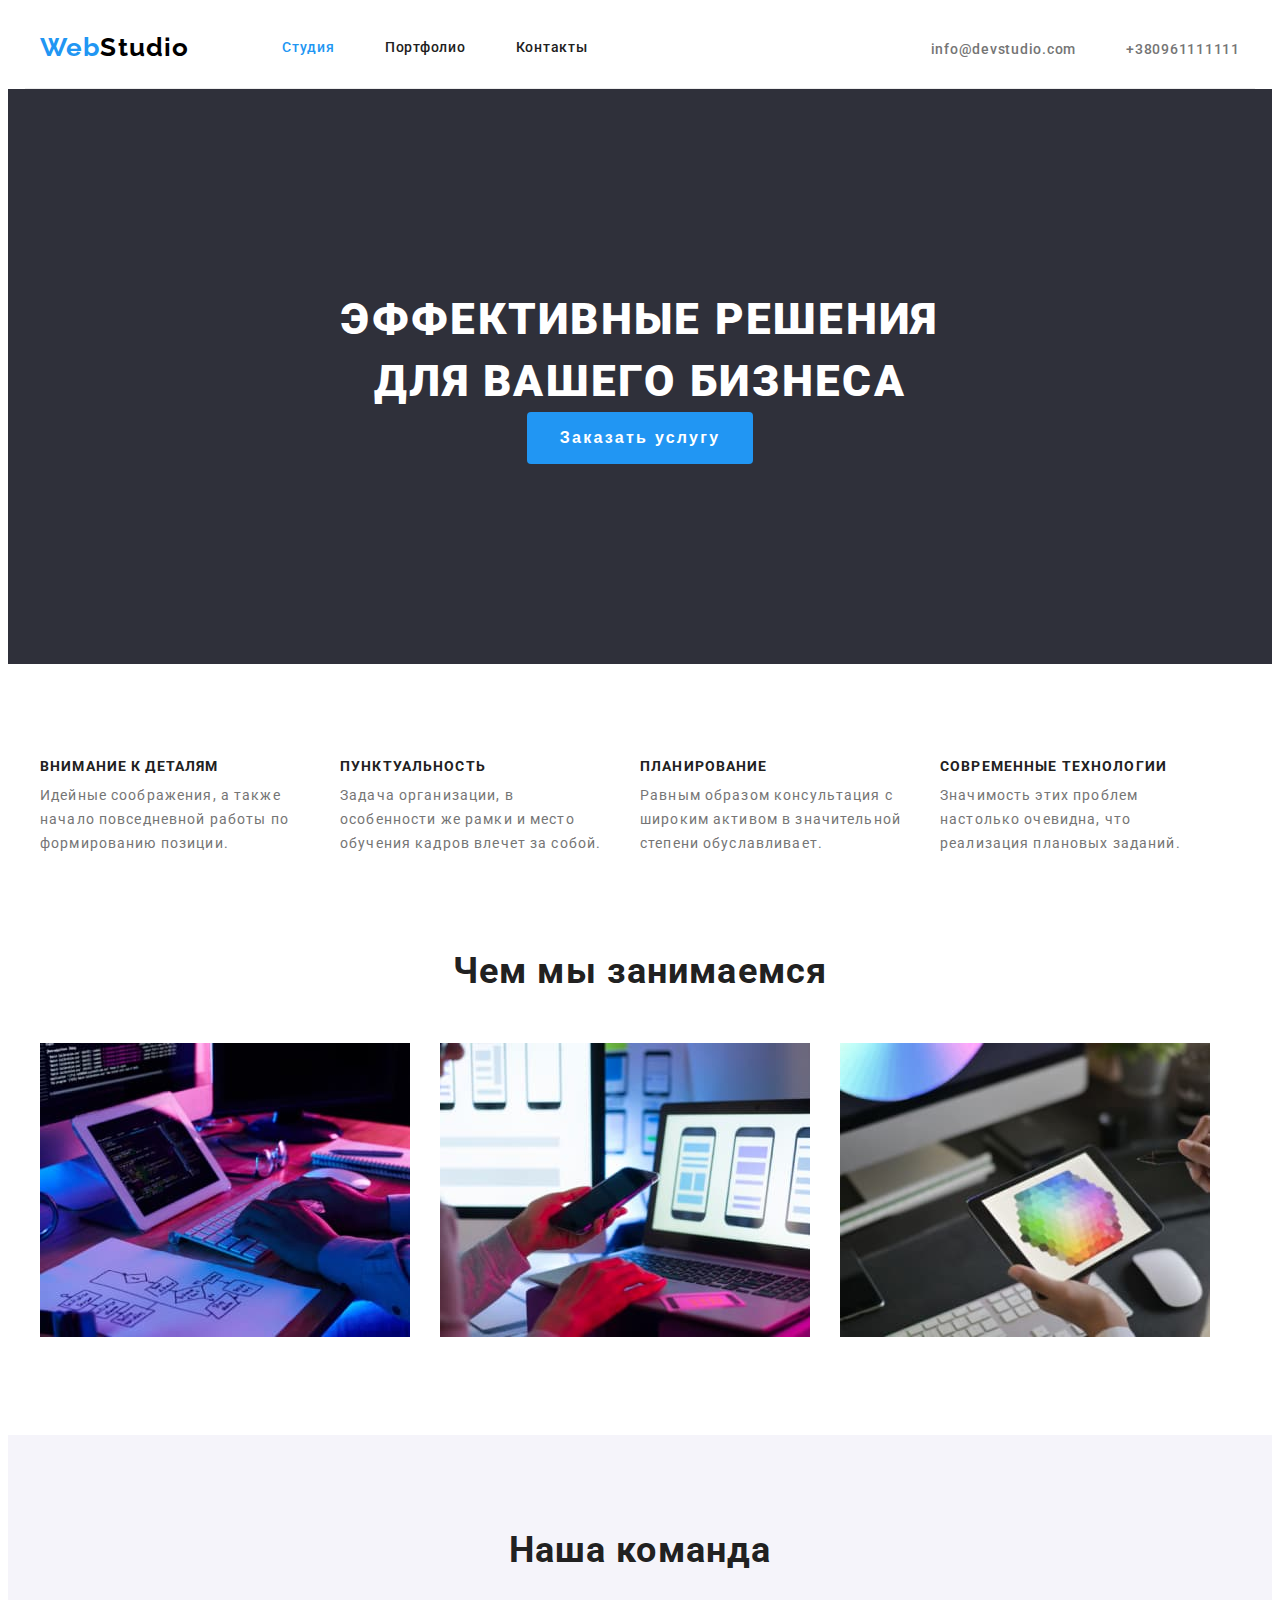
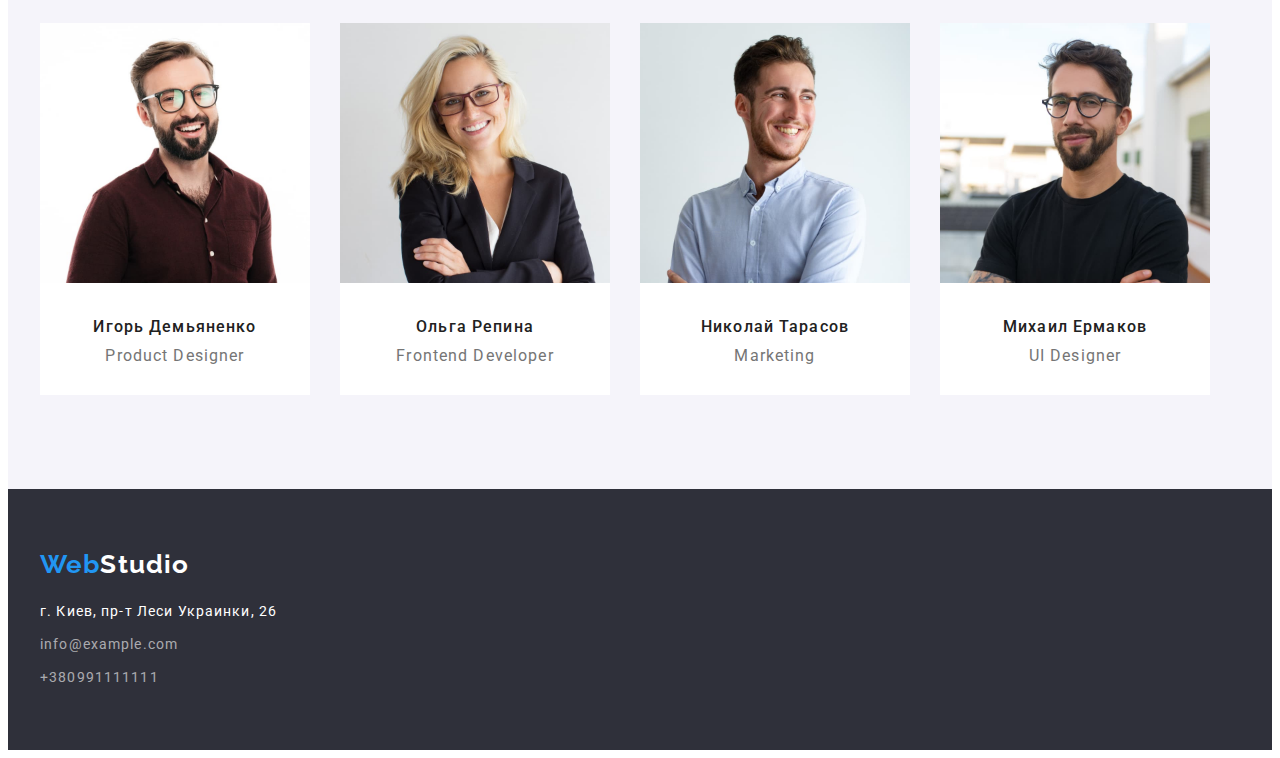
<file: index.html>
<!DOCTYPE html>
<html lang="ru">
  <head>
    <meta charset="UTF-8" />
    <meta http-equiv="X-UA-Compatible" content="IE=edge" />
    <meta name="viewport" content="width=device-width, initial-scale=1.0" />
    <title>Studio</title>
    <link rel="preconnect" href="https://fonts.googleapis.com" />
    <link rel="preconnect" href="https://fonts.gstatic.com" crossorigin />
    <link
      href="https://fonts.googleapis.com/css2?family=Raleway:wght@700&family=Roboto:wght@400;500;700;900&display=swap"
      rel="stylesheet"
    />

    <link
      rel="stylesheet"
      href="https://cdnjs.cloudflare.com/ajax/libs/modern-normalize/1.1.0/modern-normalize.min.css"
      integrity="sha512-wpPYUAdjBVSE4KJnH1VR1HeZfpl1ub8YT/NKx4PuQ5NmX2tKuGu6U/JRp5y+Y8XG2tV+wKQpNHVUX03MfMFn9Q=="
      crossorigin="anonymous"
      referrerpolicy="no-referrer"
    />
    <link rel="stylesheet" href="./CSS/styles.css" />
  </head>
  <body>
    <header class="header">
      <div class="container nav">
        <nav class="header-nav">
          <a href="./index.html" class="logo"> <span class="logo-web">Web</span>Studio </a>
          <ul class="site-nav list">
            <li class="nav-item"><a href="./index.html" class="link current">Студия</a></li>
            <li class="nav-item"><a href="./portfolio.html" class="link">Портфолио</a></li>
            <li class="nav-item"><a href="" class="link">Контакты</a></li>
          </ul>
        </nav>
        <ul class="site-contacts list">
          <li class="site-contacts-item">
            <a href="mailto:info@devstudio.com" class="contacts">info@devstudio.com</a>
          </li>
          <li class="site-contacts-item">
            <a href="tel:+380961111111" class="contacts">+380961111111</a>
          </li>
        </ul>
      </div>
    </header>
    <main>
      <!--Main section-->
      <section class="main-section">
        <h1 class="main-title">Эффективные решения для вашего бизнеса</h1>
        <button type="button" class="button">Заказать услугу</button>
      </section>
      <!--Features-->
      <section class="features section">
        <div class="container">
          <ul class="features-list list">
            <li class="features-list-item">
              <h3 class="title">Внимание к деталям</h3>
              <p class="text">
                Идейные соображения, а также начало повседневной работы по формированию позиции.
              </p>
            </li>
            <li class="features-list-item">
              <h3 class="title">Пунктуальность</h3>
              <p class="text">
                Задача организации, в особенности же рамки и место обучения кадров влечет за собой.
              </p>
            </li>
            <li class="features-list-item">
              <h3 class="title">Планирование</h3>
              <p class="text">
                Равным образом консультация с широким активом в значительной степени обуславливает.
              </p>
            </li>
            <li class="features-list-item">
              <h3 class="title">Современные технологии</h3>
              <p class="text">
                Значимость этих проблем настолько очевидна, что реализация плановых заданий.
              </p>
            </li>
          </ul>
        </div>
      </section>
      <!--Our works-->
      <section class="works section">
        <div class="container">
          <h2 class="section-title">Чем мы занимаемся</h2>
          <ul class="works-section list">
            <li class="works-img">
              <img src="./images/box-1.jpg" alt="keyboard" width="370" />
            </li>
            <li class="works-img"><img src="./images/box-2.jpg" alt="phone" width="370" /></li>
            <li class="works-img"><img src="./images/box-3.jpg" alt="tablet" width="370" /></li>
          </ul>
        </div>
      </section>
      <!--Our team-->
      <section class="team section">
        <div class="container">
          <h2 class="section-title">Наша команда</h2>
          <ul class="team-section list">
            <li class="team-items">
              <img src="./images/img-1.jpg" alt="product designer" width="270" />
              <div class="team-items-descr">
                <h3 class="title">Игорь Демьяненко</h3>
                <p class="text">Product Designer</p>
              </div>
            </li>
            <li class="team-items">
              <img src="./images/img-2.jpg" alt="frontend developer" width="270" />
              <div class="team-items-descr">
                <h3 class="title">Ольга Репина</h3>
                <p class="text">Frontend Developer</p>
              </div>
            </li>
            <li class="team-items">
              <img src="./images/img-3.jpg" alt="marketing" width="270" />
              <div class="team-items-descr">
                <h3 class="title">Николай Тарасов</h3>
                <p class="text">Marketing</p>
              </div>
            </li>
            <li class="team-items">
              <img src="./images/img-4.jpg" alt="ui designer" width="270" />
              <div class="team-items-descr">
                <h3 class="title">Михаил Ермаков</h3>
                <p class="text">UI Designer</p>
              </div>
            </li>
          </ul>
        </div>
      </section>
    </main>
    <!--Footer-->
    <footer class="footer">
      <div class="container">
        <div class="footer-cont">
          <a href="./index.html" class="logo-footer"> <span class="logo-web">Web</span>Studio </a>
          <address class="address">г. Киев, пр-т Леси Украинки, 26</address>
          <a href="mailto:info@example.com" class="footer-contacts">info@example.com</a>
          <br /><a href="tel:+380991111111" class="footer-contacts">+380991111111</a>
        </div>
      </div>
    </footer>
  </body>
</html>
</file>
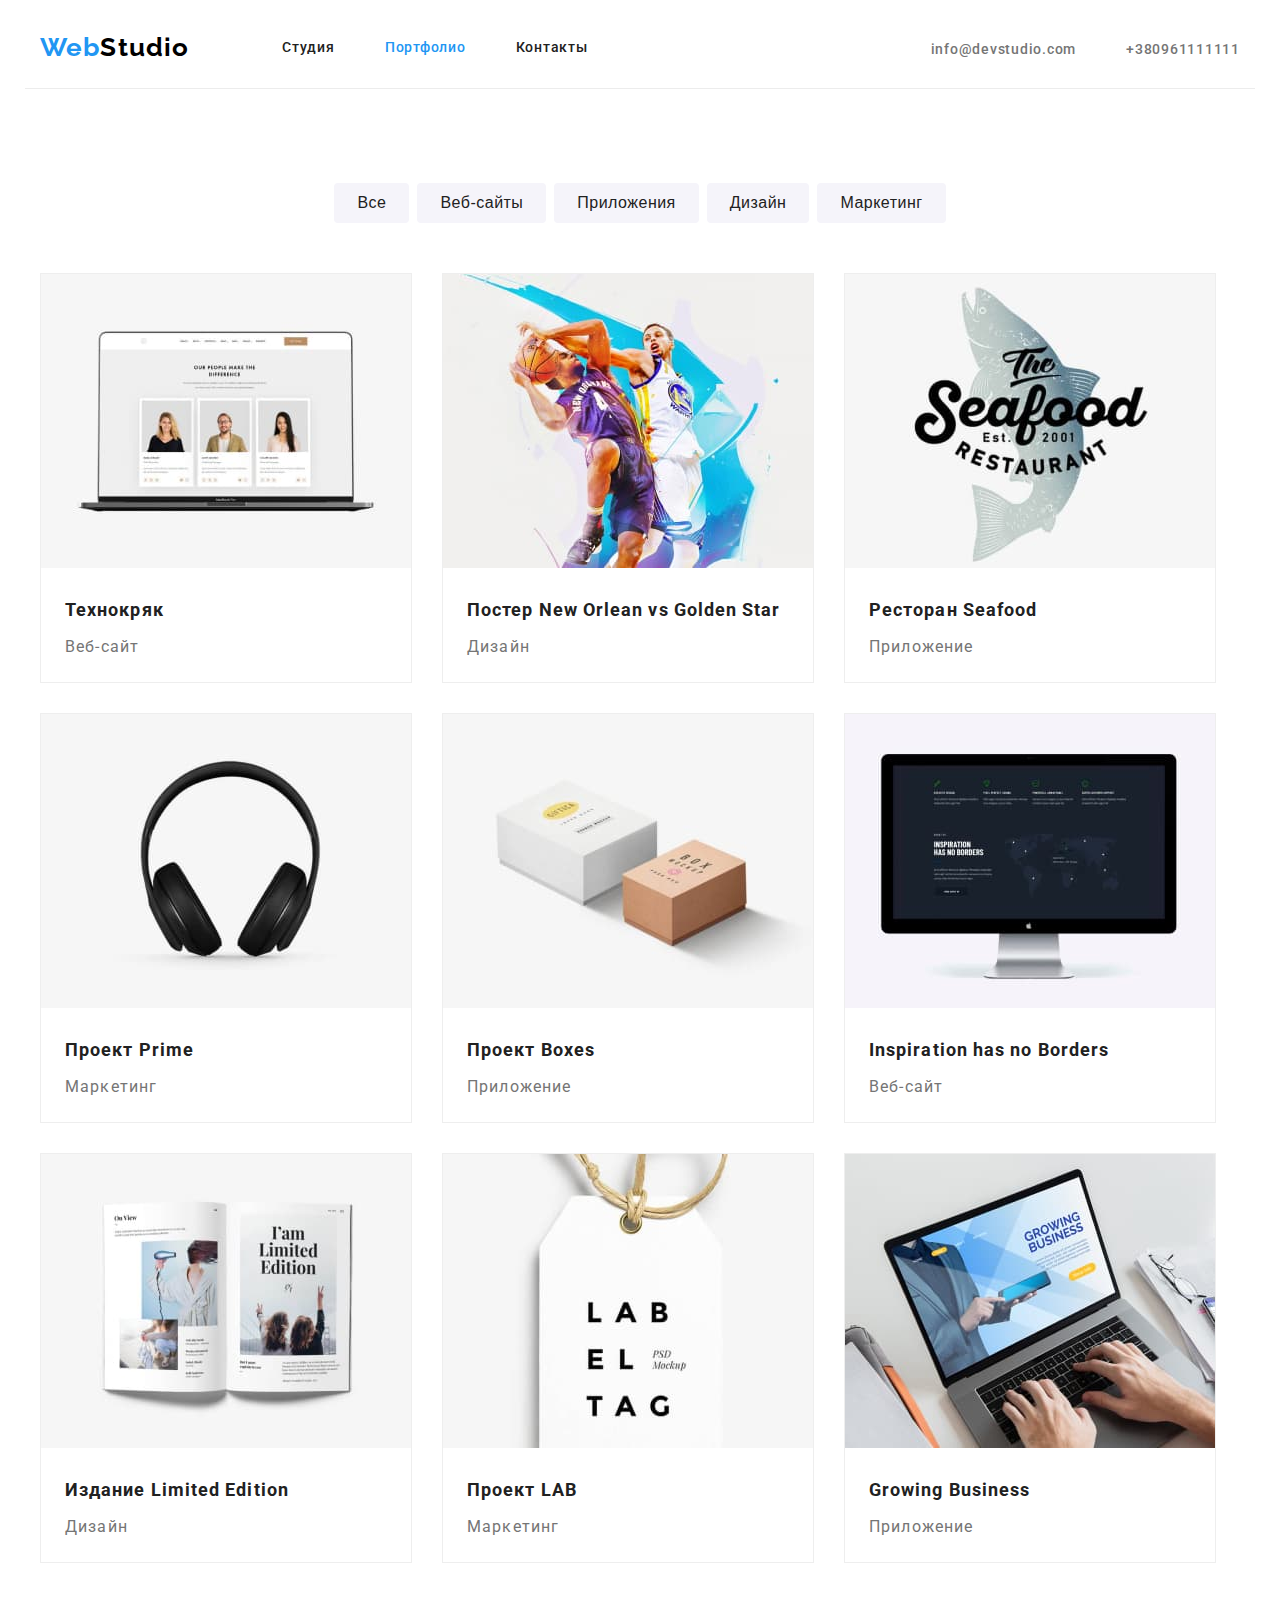
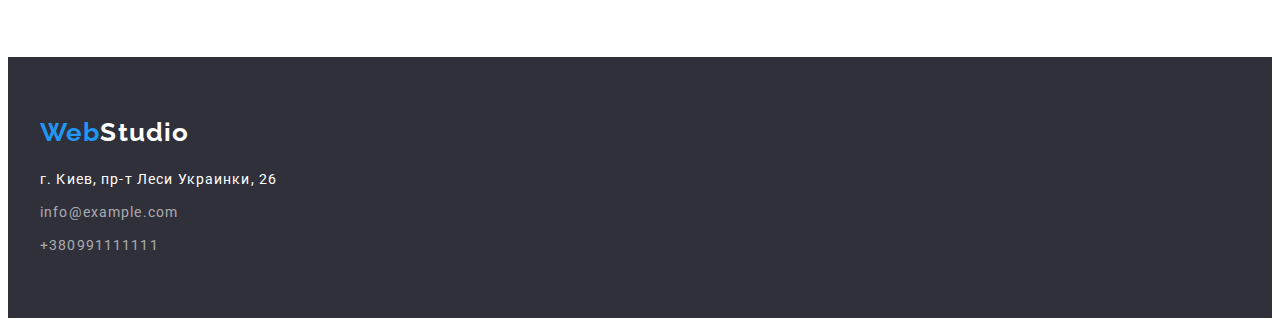
<file: portfolio.html>
<!DOCTYPE html>
<html lang="ru">
  <head>
    <meta charset="UTF-8" />
    <meta http-equiv="X-UA-Compatible" content="IE=edge" />
    <meta name="viewport" content="width=device-width, initial-scale=1.0" />
    <title>Portfolio</title>
    <link rel="preconnect" href="https://fonts.googleapis.com" />
    <link rel="preconnect" href="https://fonts.gstatic.com" crossorigin />
    <link
      href="https://fonts.googleapis.com/css2?family=Raleway:wght@700&family=Roboto:wght@400;500;700;900&display=swap"
      rel="stylesheet"
    />
    <link
      rel="stylesheet"
      href="https://cdnjs.cloudflare.com/ajax/libs/modern-normalize/1.1.0/modern-normalize.min.css"
      integrity="sha512-wpPYUAdjBVSE4KJnH1VR1HeZfpl1ub8YT/NKx4PuQ5NmX2tKuGu6U/JRp5y+Y8XG2tV+wKQpNHVUX03MfMFn9Q=="
      crossorigin="anonymous"
      referrerpolicy="no-referrer"
    />
    <link rel="stylesheet" href="./CSS/styles.css" />
  </head>
  <body>
    <!--Header-->
    <header class="header">
      <div class="container nav">
        <nav class="header-nav">
          <a href="./index.html" class="logo"> <span class="logo-web">Web</span>Studio </a>
          <ul class="site-nav list">
            <li class="nav-item"><a href="./index.html" class="link">Студия</a></li>
            <li class="nav-item"><a href="./portfolio.html" class="link current">Портфолио</a></li>
            <li class="nav-item"><a href="" class="link">Контакты</a></li>
          </ul>
        </nav>
        <ul class="site-contacts list">
          <li class="site-contacts-item">
            <a href="mailto:info@devstudio.com" class="contacts">info@devstudio.com</a>
          </li>
          <li class="site-contacts-item">
            <a href="tel:+380961111111" class="contacts">+380961111111</a>
          </li>
        </ul>
      </div>
    </header>
    <!--Filter section buttons-->
    <section class="portfolio-section section">
      <div class="container">
        <ul class="portfolio-filter-btn list">
          <li class="port-btn-item"><button type="button" class="button-portfolio">Все</button></li>
          <li class="port-btn-item">
            <button type="button" class="button-portfolio">Веб-сайты</button>
          </li>
          <li class="port-btn-item">
            <button type="button" class="button-portfolio">Приложения</button>
          </li>
          <li class="port-btn-item">
            <button type="button" class="button-portfolio">Дизайн</button>
          </li>
          <li class="port-btn-item">
            <button type="button" class="button-portfolio">Маркетинг</button>
          </li>
        </ul>

        <!--Main section-->

        <ul class="portfolio-main-section list">
          <li class="portfolio-img">
            <img src="./images/portfolio/portfolio-1.jpg" alt="" width="370" />
            <div class="port-img-descr">
              <h3 class="title">Технокряк</h3>
              <p class="text">Веб-сайт</p>
            </div>
          </li>
          <li class="portfolio-img">
            <img src="./images/portfolio/portfolio-2.jpg" alt="" width="370" />
            <div class="port-img-descr">
              <h3 class="title">Постер New Orlean vs Golden Star</h3>
              <p class="text">Дизайн</p>
            </div>
          </li>
          <li class="portfolio-img">
            <img src="./images/portfolio/portfolio-3.jpg" alt="" width="370" />
            <div class="port-img-descr">
              <h3 class="title">Ресторан Seafood</h3>
              <p class="text">Приложение</p>
            </div>
          </li>
          <li class="portfolio-img">
            <img src="./images/portfolio/portfolio-4.jpg" alt="" width="370" />
            <div class="port-img-descr">
              <h3 class="title">Проект Prime</h3>
              <p class="text">Маркетинг</p>
            </div>
          </li>
          <li class="portfolio-img">
            <img src="./images/portfolio/portfolio-5.jpg" alt="" width="370" />
            <div class="port-img-descr">
              <h3 class="title">Проект Boxes</h3>
              <p class="text">Приложение</p>
            </div>
          </li>
          <li class="portfolio-img">
            <img src="./images/portfolio/portfolio-6.jpg" alt="" width="370" />
            <div class="port-img-descr">
              <h3 class="title">Inspiration has no Borders</h3>
              <p class="text">Веб-сайт</p>
            </div>
          </li>
          <li class="portfolio-img">
            <img src="./images/portfolio/portfolio-7.jpg" alt="" width="370" />
            <div class="port-img-descr">
              <h3 class="title">Издание Limited Edition</h3>
              <p class="text">Дизайн</p>
            </div>
          </li>
          <li class="portfolio-img">
            <img src="./images/portfolio/portfolio-8.jpg" alt="" width="370" />
            <div class="port-img-descr">
              <h3 class="title">Проект LAB</h3>
              <p class="text">Маркетинг</p>
            </div>
          </li>
          <li class="portfolio-img">
            <img src="./images/portfolio/portfolio-9.jpg" alt="" width="370" />
            <div class="port-img-descr">
              <h3 class="title">Growing Business</h3>
              <p class="text">Приложение</p>
            </div>
          </li>
        </ul>
      </div>
    </section>
    <!--Footer-->
    <footer class="footer">
      <div class="container">
        <div class="footer-cont">
          <a href="./index.html" class="logo-footer"> <span class="logo-web">Web</span>Studio </a>
          <address class="address">г. Киев, пр-т Леси Украинки, 26</address>
          <a href="mailto:info@example.com" class="footer-contacts">info@example.com</a>
          <br /><a href="tel:+380991111111" class="footer-contacts">+380991111111</a>
        </div>
      </div>
    </footer>
  </body>
</html>
</file>
<file: CSS/styles.css>
/* Main background color #FFFFFF */

/* Footer color #000000 */

/* Main text color #212121 */

/* Secondary text color #757575 */

/* Logo specific color #2196F3 */

:root {
  --main-text-color: #212121;
  --secondary-text-color: #757575;
  --logo-specific-color: #2196f3;
  --background-color: #ffffff;
  --footer-color: #2f303a;
  --footer-text: rgba(255, 255, 255, 0.6);
  --logo-black: #000000;
  --our-team-bg: #f5f4fa;
  --border-nav-col: #ececec;
  --border-img-portf: #eeeeee;
}
body {
  background-color: var(--background-color);
  font-family: Roboto, sans-serif;
  letter-spacing: 0.03cm;
  color: var(--main-text-color);
}
/* .section,
.section.team {
  background-color: #242424;
} */
.section {
  padding: 94px 0;
}

.list {
  list-style: none;
  padding: 0;
  margin: 0;
}
/* Container */
.container {
  width: 1200px;
  margin-left: auto;
  margin-right: auto;
  padding-left: 15px;
  padding-right: 15px;
}

/* Logo */

.logo {
  font-family: raleway;
  color: var(--logo-black);
  font-weight: 700;
  font-size: 26px;
  line-height: 1.2;
  text-decoration: none;
  padding-top: 24px;
  padding-bottom: 25px;
}
.logo-footer {
  display: inline-block;
  color: var(--background-color);
  font-family: Raleway;

  font-weight: 700;
  font-size: 26px;
  line-height: 1.2;
  text-decoration: none;
  margin-bottom: 20px;
}
.logo-web {
  color: var(--logo-specific-color);
}
/* Header */
/* .header {
  padding-top: 24px;
} */
.container.nav {
  display: flex;
  border-bottom: 1px solid var(--border-nav-col);
}
.header-nav {
  display: flex;
  align-items: center;
}

.site-contacts {
  display: flex;
  align-items: center;
  margin-left: auto;
}
.site-contacts-item:not(:last-child) {
  margin-right: 50px;
}

.site-nav {
  letter-spacing: 0.02cm;
  display: flex;
  margin-left: 93px;
}
.site-nav .link {
  display: block;
  color: var(--main-text-color);
  padding-top: 32px;
  padding-bottom: 32px;
  font-weight: 500;
  font-size: 14px;
  line-height: 1.14;
  text-decoration: none;
}
.site-nav .link:hover,
.site-nav .link:focus {
  color: var(--logo-specific-color);
}
.site-nav .link.current {
  color: var(--logo-specific-color);
}

.nav-item:not(:last-child) {
  margin-right: 50px;
}
/* header contacts */
.contacts {
  color: var(--secondary-text-color);
  letter-spacing: 0.02cm;
  font-size: 14px;
  line-height: 1.15;
  font-weight: 500;

  text-decoration: none;
  padding-top: 32px;
  padding-bottom: 32px;
}
.contacts:hover,
.contacts:focus {
  color: var(--logo-specific-color);
}
/* Main title */
.main-section {
  background-color: var(--footer-color);
  max-width: 1600px;
  margin-left: auto;
  margin-right: auto;
  padding: 200px 0;
}
.main-title {
  margin: 0 auto;
  color: var(--background-color);
  font-weight: 900;
  font-size: 44px;
  line-height: 1.4;
  letter-spacing: 0.06cm;
  text-align: center;
  text-transform: uppercase;
  max-width: 696px;
}

/* Button */
.button {
  display: block;
  border-radius: 4px;
  padding: 10px 32px;
  min-width: 200px;
  min-height: 50px;
  border: 1px solid transparent;
  color: var(--background-color);
  background-color: var(--logo-specific-color);
  font-weight: 700;
  font-size: 16px;
  line-height: 1.87;
  letter-spacing: 0.06cm;
  text-align: center;
  margin: 0 auto;
}

/* Feature list */
.features.section {
  padding-bottom: 47px;
}
.features-list {
  display: flex;
}
.features-list-item {
  width: 270px;
}
.features-list-item:not(:last-child) {
  margin-right: 30px;
}

.features-list .title {
  margin-bottom: 10px;
  margin-top: 0;
  font-weight: 700;
  font-size: 14px;
  line-height: 1.15;
  text-transform: uppercase;
}
.features-list .text {
  margin-top: 0;
  margin-bottom: 0;
  color: var(--secondary-text-color);
  font-size: 14px;
  line-height: 1.71;
}

/* Our works */
.works.section {
  padding-top: 47px;
}

.section-title {
  margin-top: 0;
  margin-bottom: 50px;
  font-weight: 700;
  font-size: 36px;
  line-height: 1.2;
  text-align: center;
}

.works-section {
  display: flex;
}

.works-img:not(:last-child) {
  margin-right: 30px;
}

/* Our Team section */
.team {
  background-color: var(--our-team-bg);
}
.team-section .title {
  margin-top: 0px;
  margin-bottom: 10px;
  font-weight: 500;
  font-size: 16px;
  line-height: 1.2;
  text-align: center;
}
.team-section .text {
  margin-top: 0;
  margin-bottom: 0;
  color: var(--secondary-text-color);
  font-size: 16px;
  line-height: 1.2;
  text-align: center;
}
.team-section {
  display: flex;
}
.team-items {
  background-color: var(--background-color);
}
.team-items:not(:last-child) {
  margin-right: 30px;
}
.team-items-descr {
  margin-top: 0;
  margin-bottom: 0;
  padding-bottom: 30px;
  padding-top: 30px;
}
/* Footer */
.footer {
  background-color: var(--footer-color);
  padding-top: 60px;
  padding-bottom: 60px;
}
.footer-contacts {
  display: inline-block;
  color: var(--footer-text);
  font-size: 14px;
  line-height: 1.71;
  text-decoration: none;
}
.footer-contacts:not(:last-child) {
  margin-bottom: 9px;
}
.footer-contacts:hover,
.footer-contacts:focus {
  color: var(--logo-specific-color);
}
.address {
  color: var(--background-color);
  font-size: 14px;
  font-style: normal;
  line-height: 1.71;
  text-decoration: none;
  /* margin-top: 20px; */
  margin-bottom: 9px;
}
/* .footer-cont {
  padding-top: 60px;
  padding-bottom: 60px;
} */

/* Portfolio.html */

/* Filter buttons */
.button-portfolio {
  background-color: var(--our-team-bg);
  color: var(--main-text-color);
  font-weight: 500;
  font-size: 16px;
  line-height: 1.62;

  text-align: center;
  letter-spacing: 0.03em;
  cursor: pointer;
  border-radius: 4px;
  padding: 6px 22px;
  border: 1px solid transparent;

  min-height: 38px;
}
.button-portfolio:hover,
.button-portfolio:focus {
  color: var(--background-color);
  background-color: var(--logo-specific-color);
}
.port-btn-item:not(:last-child) {
  margin-right: 8px;
}
.portfolio-filter-btn {
  display: flex;
  justify-content: center;
  margin-bottom: 50px;
}

/* Main section(Portfolio) */
.portfolio-main-section {
  display: flex;
  flex-wrap: wrap;
  margin: -15px;
}
.portfolio-main-section .title {
  font-weight: 700;
  font-size: 18px;
  line-height: 2;

  letter-spacing: 0.06em;
  margin-top: 0;
  margin-bottom: 4px;
}
.portfolio-main-section .text {
  color: var(--secondary-text-color);
  font-size: 16px;
  line-height: 1.87;
  margin-top: 0;
  margin-bottom: 0;
}
.portfolio-img {
  border: 1px solid var(--border-img-portf);
  margin: 15px;
  width: 370px;
}
.port-img-descr {
  padding: 20px 24px;
}
</file>
